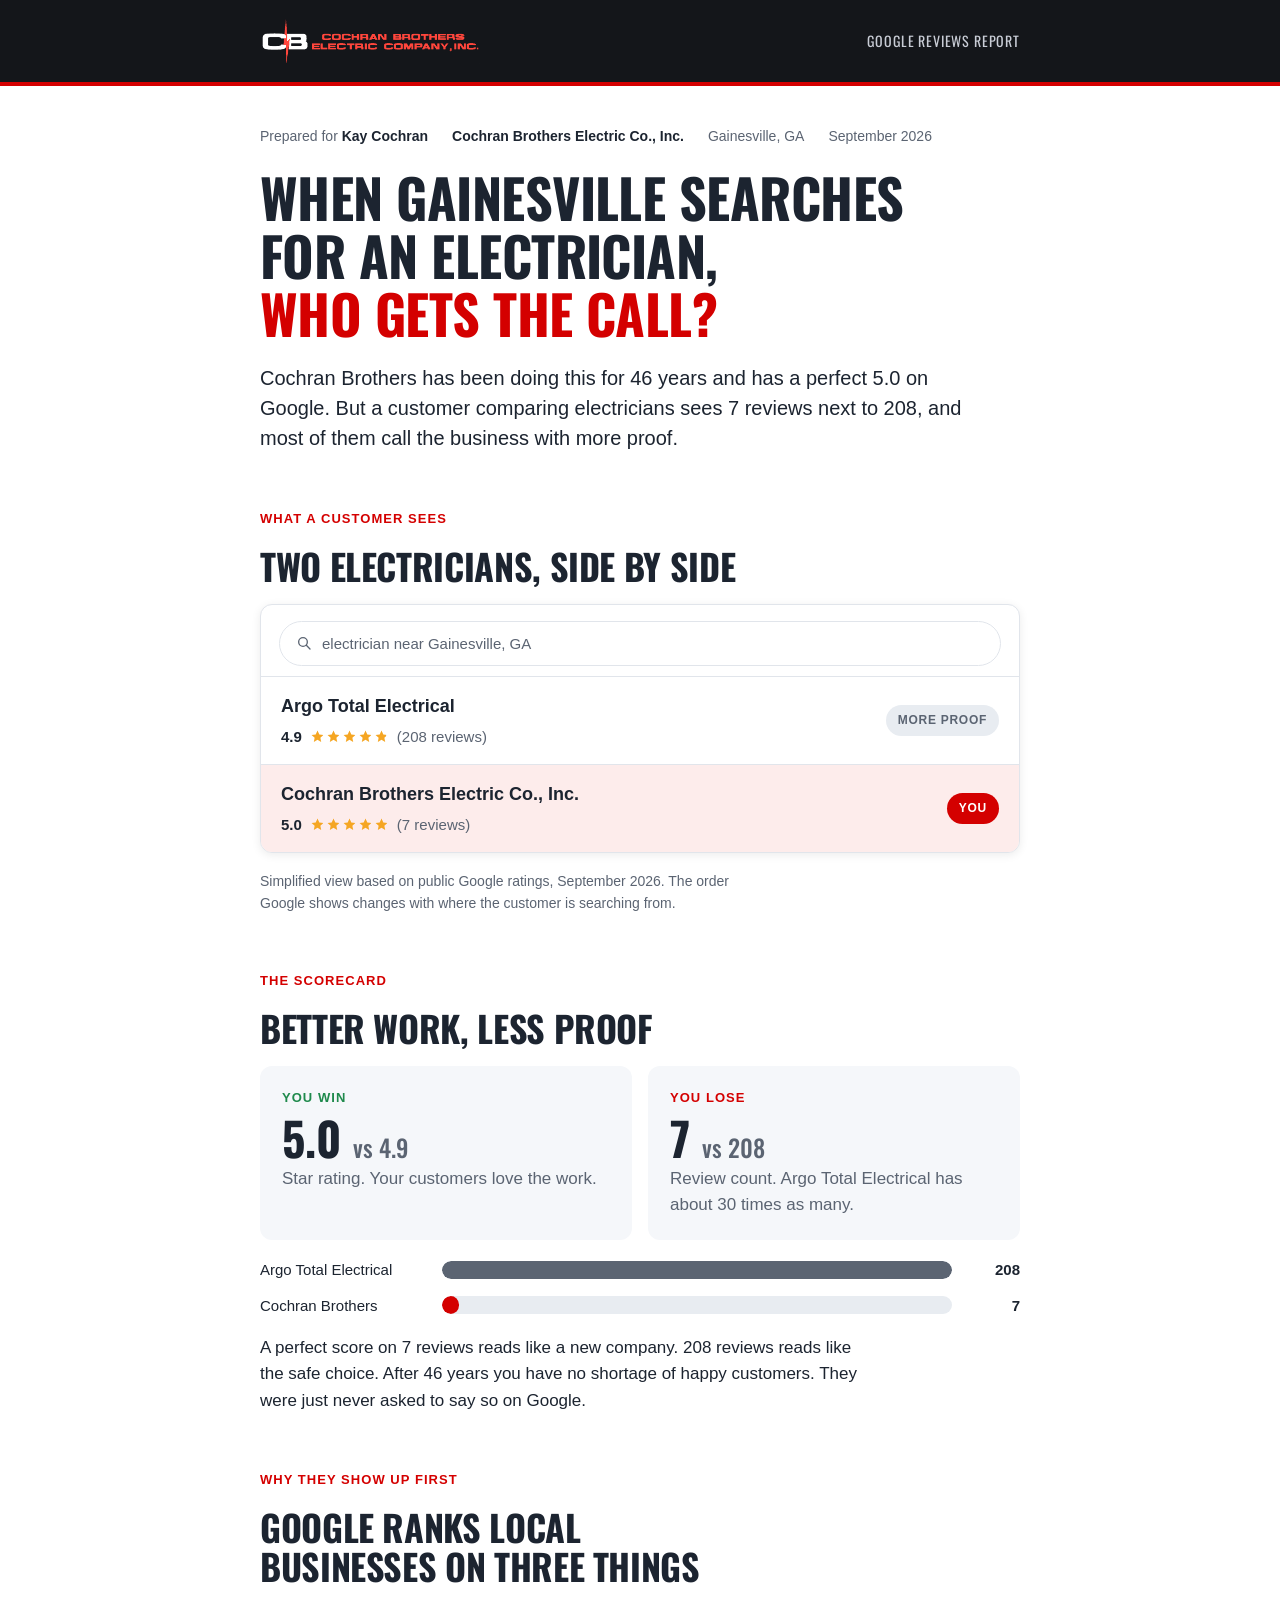
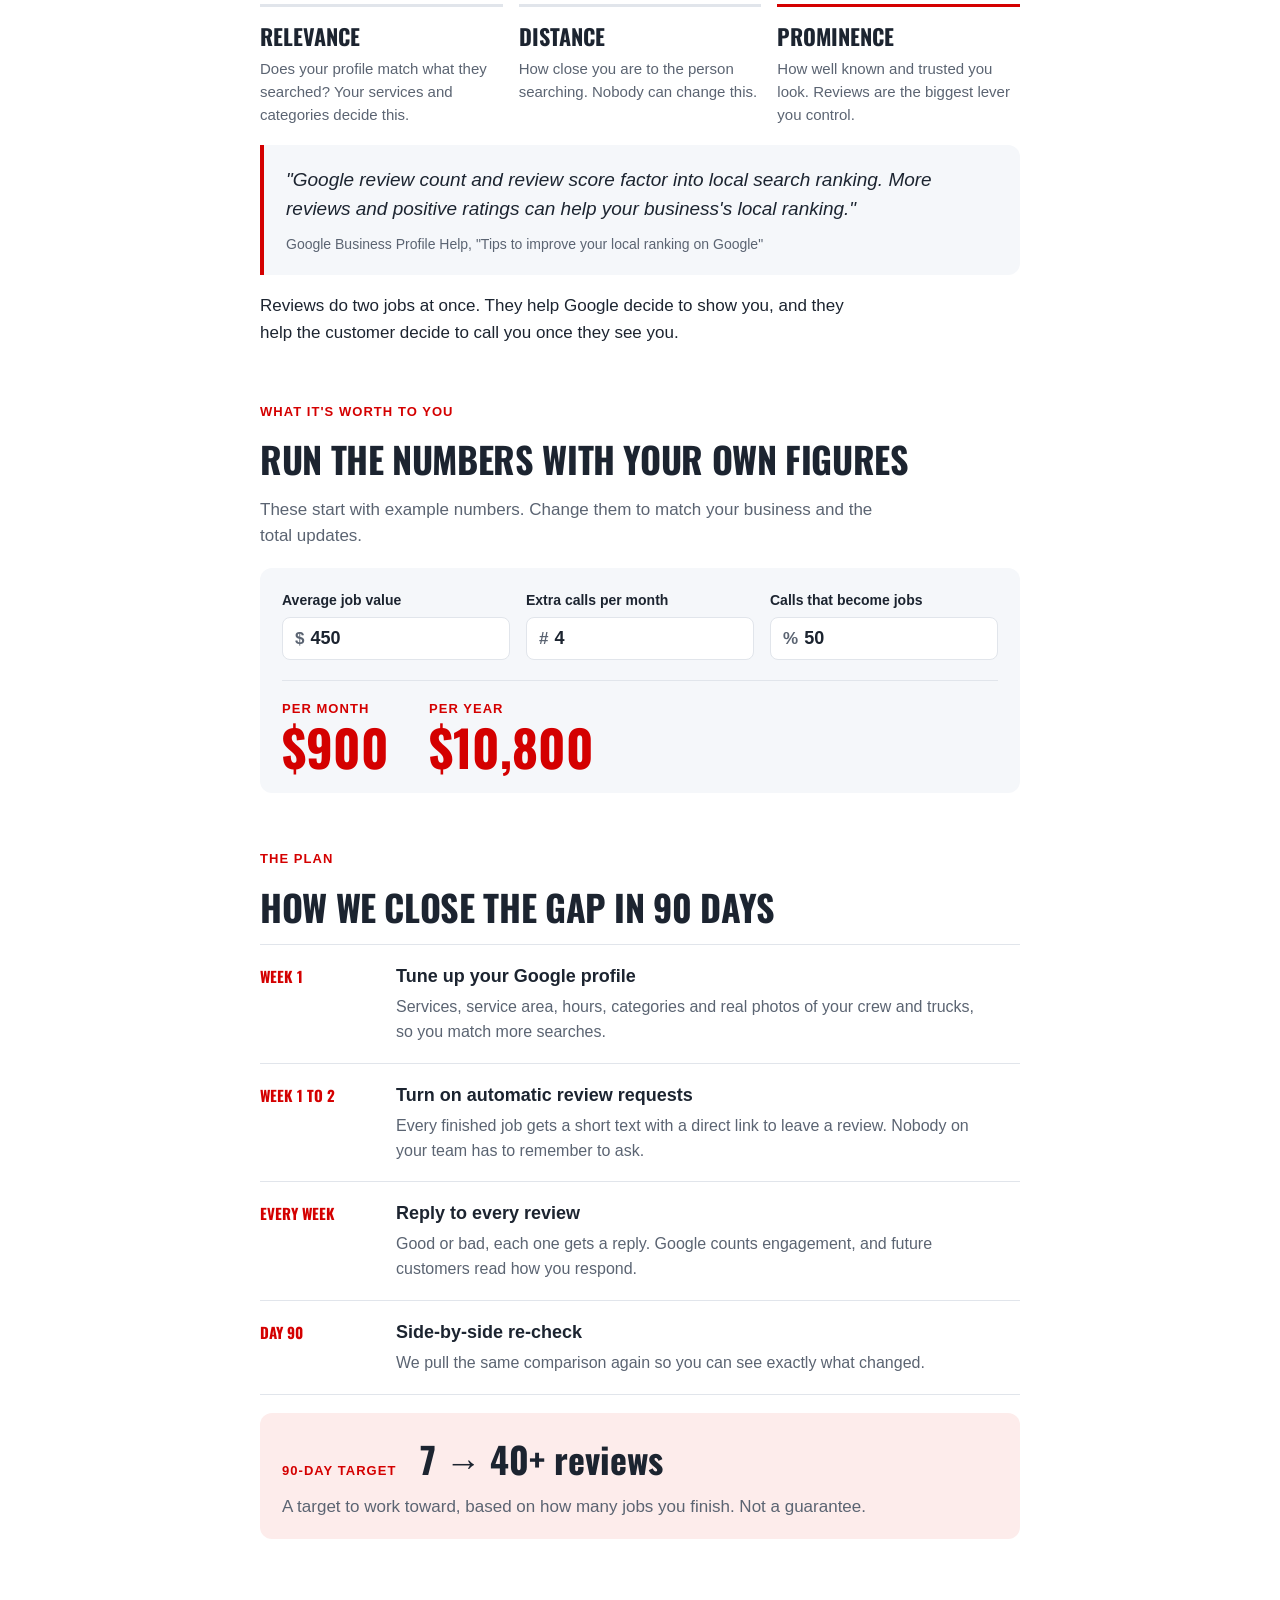
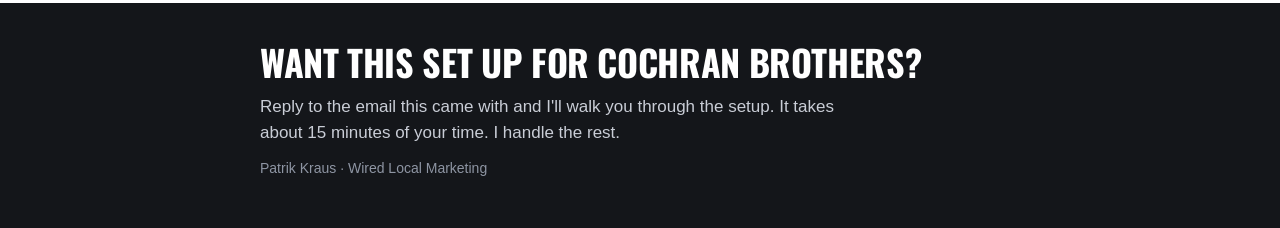
<file: google-report.html>
<!doctype html>
<html lang="en">
<head>
<meta charset="utf-8">
<meta name="viewport" content="width=device-width, initial-scale=1, viewport-fit=cover">
<meta name="robots" content="noindex">
<title>Who Gets the Call in Gainesville</title>
<link rel="preconnect" href="https://fonts.googleapis.com">
<link rel="preconnect" href="https://fonts.gstatic.com" crossorigin>
<link rel="stylesheet" href="https://fonts.googleapis.com/css2?family=Oswald:wght@500;700&display=swap">
<style>
  /* Tokens copied from styles.css so the report matches the Cochran Brothers site */
  :root {
    --color-primary: #d40000;
    --color-primary-dark: #a80000;
    --color-primary-soft: #fdeceb;
    --color-ink: #14161a;
    --color-accent: #ff5a4d;
    --color-text: #1c2430;
    --color-text-muted: #5b6472;
    --color-bg: #ffffff;
    --color-bg-alt: #f5f7fa;
    --color-border: #e1e5eb;
    --star: #f5a623;
    --good: #1f8a4c;
    --bar-bg: #e8ecf1;
    --font-body: -apple-system, BlinkMacSystemFont, "Segoe UI", Roboto, Helvetica, Arial, sans-serif;
    --font-heading: "Oswald", "Arial Narrow", var(--font-body);
    --radius: 12px;
    --radius-pill: 999px;
    --shadow: 0 2px 10px rgba(0,0,0,.08);
  }
  * { box-sizing: border-box; }
  body { margin: 0; background: var(--color-bg); color: var(--color-text); font-family: var(--font-body); font-size: 17px; line-height: 1.55; }
  .wrap { max-width: 800px; margin: 0 auto; padding-inline: 20px; }

  /* Top band, like the site's dark header */
  .topbar { background: var(--color-ink); border-bottom: 4px solid var(--color-primary); }
  .topbar .wrap { display: flex; align-items: center; justify-content: space-between; gap: 16px; flex-wrap: wrap; padding-block: 18px; }
  .topbar img { height: 46px; width: auto; display: block; }
  .topbar .doc { font-family: var(--font-heading); text-transform: uppercase; letter-spacing: .06em; font-size: 14px; color: #c9cdd6; }

  .sheet { display: grid; gap: 56px; padding-block: 40px 64px; }
  h1, h2 { font-family: var(--font-heading); font-weight: 700; text-transform: uppercase; letter-spacing: -0.01em; line-height: 1.08; text-wrap: balance; margin: 0; }
  h1 { font-size: clamp(34px, 6vw, 54px); }
  h1 em { font-style: normal; color: var(--color-primary); }
  h2 { font-size: clamp(26px, 4vw, 36px); }
  h3 { margin: 0; }
  p { margin: 0; max-width: 65ch; }
  .label { text-transform: uppercase; letter-spacing: .08em; font-size: 13px; font-weight: 700; color: var(--color-primary); }
  .muted { color: var(--color-text-muted); }
  section { display: grid; gap: 18px; }

  .ticket { display: grid; gap: 20px; }
  .ticket-meta { display: flex; flex-wrap: wrap; gap: 6px 24px; font-size: 14px; color: var(--color-text-muted); }
  .ticket-meta b { color: var(--color-text); }
  .lead { font-size: 20px; line-height: 1.5; }

  .results { background: var(--color-bg); border: 1px solid var(--color-border); border-radius: var(--radius); box-shadow: var(--shadow); overflow: hidden; padding-top: 6px; }
  .query { display: flex; align-items: center; gap: 10px; margin: 10px 18px 10px; padding: 10px 16px; border: 1px solid var(--color-border); border-radius: var(--radius-pill); font-size: 15px; color: var(--color-text-muted); }
  .query svg { flex: none; }
  .row { display: grid; grid-template-columns: 1fr auto; gap: 4px 16px; align-items: center; padding: 16px 20px; border-top: 1px solid var(--color-border); }
  .row .name { font-weight: 700; font-size: 18px; }
  .row .meta { display: flex; align-items: center; gap: 8px; font-size: 15px; color: var(--color-text-muted); flex-wrap: wrap; }
  .row .meta .num { color: var(--color-text); font-weight: 700; font-variant-numeric: tabular-nums; }
  .row .tag { grid-row: span 2; font-size: 12px; font-weight: 700; letter-spacing: .06em; text-transform: uppercase; padding: 6px 12px; border-radius: var(--radius-pill); white-space: nowrap; }
  .row.them .tag { background: var(--bar-bg); color: var(--color-text-muted); }
  .row.you { background: var(--color-primary-soft); }
  .row.you .tag { background: var(--color-primary); color: #fff; }
  .stars { display: inline-flex; gap: 1px; }
  .stars svg { width: 15px; height: 15px; }
  .caption { font-size: 14px; color: var(--color-text-muted); }

  .score { display: grid; grid-template-columns: repeat(2, minmax(0, 1fr)); gap: 16px; }
  .score > div { background: var(--color-bg-alt); border-radius: var(--radius); padding: 22px; display: grid; gap: 6px; align-content: start; }
  .score .verdict { font-size: 13px; font-weight: 700; letter-spacing: .08em; text-transform: uppercase; }
  .score .verdict.win { color: var(--good); }
  .score .verdict.lose { color: var(--color-primary); }
  .score .big { font-family: var(--font-heading); font-size: 46px; font-weight: 700; line-height: 1; font-variant-numeric: tabular-nums; }
  .score .big small { font-size: 24px; color: var(--color-text-muted); font-weight: 500; }

  .bars { display: grid; gap: 12px; }
  .bar { display: grid; grid-template-columns: 170px 1fr 56px; gap: 12px; align-items: center; font-size: 15px; }
  .bar .track { height: 18px; background: var(--bar-bg); border-radius: var(--radius-pill); overflow: hidden; }
  .bar .fill { height: 100%; background: var(--color-text-muted); border-radius: var(--radius-pill); }
  .bar.you .fill { background: var(--color-primary); min-width: 6px; }
  .bar .n { font-weight: 700; text-align: right; font-variant-numeric: tabular-nums; }

  blockquote { margin: 0; padding: 20px 22px; background: var(--color-bg-alt); border-left: 4px solid var(--color-primary); border-radius: 0 var(--radius) var(--radius) 0; display: grid; gap: 10px; }
  blockquote p { font-size: 19px; font-style: italic; }
  blockquote cite { font-style: normal; font-size: 14px; color: var(--color-text-muted); }
  .factors { display: grid; grid-template-columns: repeat(3, minmax(0, 1fr)); gap: 16px; }
  .factors div { display: grid; gap: 4px; align-content: start; border-top: 3px solid var(--color-border); padding-top: 12px; }
  .factors div.key { border-top-color: var(--color-primary); }
  .factors h3 { font-family: var(--font-heading); text-transform: uppercase; font-size: 22px; font-weight: 700; }
  .factors p { font-size: 15px; color: var(--color-text-muted); }

  .calc { background: var(--color-bg-alt); border-radius: var(--radius); padding: 22px; display: grid; gap: 20px; }
  .inputs { display: grid; grid-template-columns: repeat(3, minmax(0, 1fr)); gap: 16px; }
  .field { display: grid; gap: 6px; }
  .field label { font-size: 14px; font-weight: 700; }
  .field .wrap { display: flex; align-items: center; padding-inline: 0; border: 1px solid var(--color-border); border-radius: 8px; background: var(--color-bg); max-width: none; margin: 0; }
  .field .wrap span { padding-inline: 12px 6px; color: var(--color-text-muted); font-weight: 700; }
  .field input { width: 100%; min-width: 0; border: 0; background: transparent; color: var(--color-text); font: 700 18px var(--font-body); padding: 10px 10px 10px 0; font-variant-numeric: tabular-nums; }
  .field .wrap:focus-within { outline: 2px solid var(--color-primary); outline-offset: 1px; }
  .field input:focus { outline: none; }
  .result { display: flex; flex-wrap: wrap; gap: 12px 40px; align-items: baseline; border-top: 1px solid var(--color-border); padding-top: 18px; }
  .result div { display: grid; gap: 2px; }
  .result .big { font-family: var(--font-heading); font-size: 50px; font-weight: 700; line-height: 1; color: var(--color-primary); font-variant-numeric: tabular-nums; }

  ol.plan { list-style: none; margin: 0; padding: 0; display: grid; }
  ol.plan li { display: grid; grid-template-columns: 120px 1fr; gap: 16px; padding: 18px 0; border-top: 1px solid var(--color-border); }
  ol.plan li:last-child { border-bottom: 1px solid var(--color-border); }
  ol.plan .when { font-family: var(--font-heading); text-transform: uppercase; font-size: 15px; font-weight: 700; color: var(--color-primary); padding-top: 2px; }
  ol.plan h3 { margin: 0 0 4px; font-size: 18px; }
  ol.plan p { font-size: 16px; color: var(--color-text-muted); }
  .goal { display: flex; flex-wrap: wrap; gap: 8px 24px; align-items: baseline; background: var(--color-primary-soft); border-radius: var(--radius); padding: 18px 22px; }
  .goal .big { font-family: var(--font-heading); font-size: 36px; font-weight: 700; font-variant-numeric: tabular-nums; }

  /* Closing band, like the site's dark footer */
  .cta { background: var(--color-ink); color: #c9cdd6; }
  .cta .wrap { display: grid; gap: 12px; padding-block: 40px 48px; }
  .cta h2 { color: #fff; }
  .sign { font-size: 14px; color: #8e95a3; }

  @media (max-width: 620px) {
    body { font-size: 16px; }
    .sheet { gap: 44px; padding-block: 28px 48px; }
    .score, .inputs, .factors { grid-template-columns: 1fr; }
    .bar { grid-template-columns: 1fr 48px; }
    .bar .who { grid-column: 1 / -1; }
    ol.plan li { grid-template-columns: 1fr; gap: 4px; }
    .topbar img { height: 38px; }
  }
  @media (prefers-reduced-motion: no-preference) { .bar .fill { transition: width 600ms ease-out; } }
</style>

</head>
<body>
<div class="topbar"><div class="wrap"><img src="assets/logo-light.png" alt="Cochran Brothers Electric Company, Inc." width="412" height="86"><span class="doc">Google Reviews Report</span></div></div>
<main class="sheet wrap">

  <header class="ticket">
    <div class="ticket-meta">
      <span>Prepared for <b id="t-contact"></b></span>
      <span><b id="t-business"></b></span>
      <span id="t-city"></span>
      <span id="t-date"></span>
    </div>
    <h1 id="t-headline"></h1>
    <p class="lead" id="t-lead"></p>
  </header>

  <section>
    <span class="label">What a customer sees</span>
    <h2>Two electricians, side by side</h2>
    <div class="results" aria-label="Simplified Google local results">
      <div class="query">
        <svg width="16" height="16" viewBox="0 0 24 24" fill="none" aria-hidden="true"><circle cx="10.5" cy="10.5" r="6.5" stroke="currentColor" stroke-width="2" fill="none"/><path d="M15.5 15.5L21 21" stroke="currentColor" stroke-width="2" stroke-linecap="round"/></svg>
        <span id="t-query"></span>
      </div>
      <div class="row them">
        <div class="name" id="r-comp-name"></div>
        <span class="tag">More proof</span>
        <div class="meta"><span class="num" id="r-comp-rating"></span><span class="stars" id="r-comp-stars"></span><span id="r-comp-count"></span></div>
      </div>
      <div class="row you">
        <div class="name" id="r-you-name"></div>
        <span class="tag">You</span>
        <div class="meta"><span class="num" id="r-you-rating"></span><span class="stars" id="r-you-stars"></span><span id="r-you-count"></span></div>
      </div>
    </div>
    <p class="caption" id="t-caption"></p>
  </section>

  <section>
    <span class="label">The scorecard</span>
    <h2 id="t-score-head"></h2>
    <div class="score">
      <div>
        <span class="verdict win">You win</span>
        <span class="big" id="s-rating"></span>
        <p class="muted">Star rating. Your customers love the work.</p>
      </div>
      <div>
        <span class="verdict lose">You lose</span>
        <span class="big" id="s-count"></span>
        <p class="muted" id="s-count-note"></p>
      </div>
    </div>
    <div class="bars" aria-label="Google review count comparison, drawn to scale">
      <div class="bar"><span class="who" id="b-comp-name"></span><div class="track"><div class="fill" id="b-comp"></div></div><span class="n" id="b-comp-n"></span></div>
      <div class="bar you"><span class="who" id="b-you-name"></span><div class="track"><div class="fill" id="b-you"></div></div><span class="n" id="b-you-n"></span></div>
    </div>
    <p id="t-score-body"></p>
  </section>

  <section>
    <span class="label">Why they show up first</span>
    <h2>Google ranks local businesses on three things</h2>
    <div class="factors">
      <div><h3>Relevance</h3><p>Does your profile match what they searched? Your services and categories decide this.</p></div>
      <div><h3>Distance</h3><p>How close you are to the person searching. Nobody can change this.</p></div>
      <div class="key"><h3>Prominence</h3><p>How well known and trusted you look. Reviews are the biggest lever you control.</p></div>
    </div>
    <blockquote>
      <p>"Google review count and review score factor into local search ranking. More reviews and positive ratings can help your business's local ranking."</p>
      <cite>Google Business Profile Help, "Tips to improve your local ranking on Google"</cite>
    </blockquote>
    <p>Reviews do two jobs at once. They help Google decide to show you, and they help the customer decide to call you once they see you.</p>
  </section>

  <section>
    <span class="label">What it's worth to you</span>
    <h2>Run the numbers with your own figures</h2>
    <p class="muted">These start with example numbers. Change them to match your business and the total updates.</p>
    <div class="calc">
      <div class="inputs">
        <div class="field">
          <label for="c-job">Average job value</label>
          <div class="wrap"><span>$</span><input id="c-job" type="number" min="0" step="50" inputmode="numeric"></div>
        </div>
        <div class="field">
          <label for="c-calls">Extra calls per month</label>
          <div class="wrap"><span>#</span><input id="c-calls" type="number" min="0" step="1" inputmode="numeric"></div>
        </div>
        <div class="field">
          <label for="c-close">Calls that become jobs</label>
          <div class="wrap"><span>%</span><input id="c-close" type="number" min="0" max="100" step="5" inputmode="numeric"></div>
        </div>
      </div>
      <div class="result" aria-live="polite">
        <div><span class="label">Per month</span><span class="big" id="c-month"></span></div>
        <div><span class="label">Per year</span><span class="big" id="c-year"></span></div>
      </div>
    </div>
  </section>

  <section>
    <span class="label">The plan</span>
    <h2>How we close the gap in 90 days</h2>
    <ol class="plan">
      <li><span class="when">Week 1</span><div><h3>Tune up your Google profile</h3><p>Services, service area, hours, categories and real photos of your crew and trucks, so you match more searches.</p></div></li>
      <li><span class="when">Week 1 to 2</span><div><h3>Turn on automatic review requests</h3><p>Every finished job gets a short text with a direct link to leave a review. Nobody on your team has to remember to ask.</p></div></li>
      <li><span class="when">Every week</span><div><h3>Reply to every review</h3><p>Good or bad, each one gets a reply. Google counts engagement, and future customers read how you respond.</p></div></li>
      <li><span class="when">Day 90</span><div><h3>Side-by-side re-check</h3><p>We pull the same comparison again so you can see exactly what changed.</p></div></li>
    </ol>
    <div class="goal">
      <span class="label">90-day target</span>
      <span class="big" id="g-target"></span>
      <span class="muted">A target to work toward, based on how many jobs you finish. Not a guarantee.</span>
    </div>
  </section>

</main>
<footer class="cta">
  <div class="wrap">
    <h2 id="t-cta"></h2>
    <p>Reply to the email this came with and I'll walk you through the setup. It takes about 15 minutes of your time. I handle the rest.</p>
    <p class="sign">Patrik Kraus · Wired Local Marketing</p>
  </div>
</footer>

<script>
  // Swap these values to reuse the report for another prospect.
  const DATA = {
    contact: "Kay Cochran",
    business: "Cochran Brothers Electric Co., Inc.",
    shortName: "Cochran Brothers",
    city: "Gainesville, GA",
    since: 1980,
    date: "September 2026",
    query: "electrician near Gainesville, GA",
    you: { rating: 5.0, reviews: 7 },
    competitor: { name: "Argo Total Electrical", rating: 4.9, reviews: 208 },
    targetReviews: 40,
    calc: { job: 450, calls: 4, close: 50 }
  };

  const $ = id => document.getElementById(id);
  const years = parseInt(DATA.date.slice(-4), 10) - DATA.since;
  const ratio = Math.round(DATA.competitor.reviews / Math.max(DATA.you.reviews, 1));

  function starSvg(fill) {
    const id = "g" + Math.random().toString(36).slice(2, 8);
    return `<svg viewBox="0 0 24 24" aria-hidden="true"><defs><linearGradient id="${id}"><stop offset="${fill * 100}%" stop-color="var(--star)"/><stop offset="${fill * 100}%" stop-color="var(--bar-bg)"/></linearGradient></defs><path fill="url(#${id})" d="M12 2.5l2.9 6.1 6.6.8-4.9 4.6 1.3 6.6L12 17.3l-5.9 3.3 1.3-6.6-4.9-4.6 6.6-.8z"/></svg>`;
  }
  function stars(rating) {
    let out = "";
    for (let i = 0; i < 5; i++) out += starSvg(Math.max(0, Math.min(1, rating - i)));
    return out;
  }

  $("t-contact").textContent = DATA.contact;
  $("t-business").textContent = DATA.business;
  $("t-city").textContent = DATA.city;
  $("t-date").textContent = DATA.date;
  $("t-headline").innerHTML = `When ${DATA.city.split(",")[0]} searches for an electrician, <em>who gets the call?</em>`;
  $("t-lead").textContent = `${DATA.shortName} has been doing this for ${years} years and has a perfect ${DATA.you.rating.toFixed(1)} on Google. But a customer comparing electricians sees ${DATA.you.reviews} reviews next to ${DATA.competitor.reviews}, and most of them call the business with more proof.`;

  $("t-query").textContent = DATA.query;
  $("r-comp-name").textContent = DATA.competitor.name;
  $("r-comp-rating").textContent = DATA.competitor.rating.toFixed(1);
  $("r-comp-stars").innerHTML = stars(DATA.competitor.rating);
  $("r-comp-count").textContent = `(${DATA.competitor.reviews} reviews)`;
  $("r-you-name").textContent = DATA.business;
  $("r-you-rating").textContent = DATA.you.rating.toFixed(1);
  $("r-you-stars").innerHTML = stars(DATA.you.rating);
  $("r-you-count").textContent = `(${DATA.you.reviews} reviews)`;
  $("t-caption").textContent = `Simplified view based on public Google ratings, ${DATA.date}. The order Google shows changes with where the customer is searching from.`;

  $("t-score-head").textContent = "Better work, less proof";
  $("s-rating").innerHTML = `${DATA.you.rating.toFixed(1)} <small>vs ${DATA.competitor.rating.toFixed(1)}</small>`;
  $("s-count").innerHTML = `${DATA.you.reviews} <small>vs ${DATA.competitor.reviews}</small>`;
  $("s-count-note").textContent = `Review count. ${DATA.competitor.name} has about ${ratio} times as many.`;
  $("b-comp-name").textContent = DATA.competitor.name;
  $("b-you-name").textContent = DATA.shortName;
  $("b-comp-n").textContent = DATA.competitor.reviews;
  $("b-you-n").textContent = DATA.you.reviews;
  const max = Math.max(DATA.competitor.reviews, DATA.you.reviews);
  $("b-comp").style.width = (DATA.competitor.reviews / max * 100) + "%";
  $("b-you").style.width = (DATA.you.reviews / max * 100) + "%";
  $("t-score-body").textContent = `A perfect score on ${DATA.you.reviews} reviews reads like a new company. ${DATA.competitor.reviews} reviews reads like the safe choice. After ${years} years you have no shortage of happy customers. They were just never asked to say so on Google.`;

  $("g-target").textContent = `${DATA.you.reviews} → ${DATA.targetReviews}+ reviews`;
  $("t-cta").textContent = `Want this set up for ${DATA.shortName}?`;

  const money = n => "$" + Math.round(n).toLocaleString("en-US");
  const inputs = { job: $("c-job"), calls: $("c-calls"), close: $("c-close") };
  inputs.job.value = DATA.calc.job;
  inputs.calls.value = DATA.calc.calls;
  inputs.close.value = DATA.calc.close;
  function recalc() {
    const job = Math.max(0, parseFloat(inputs.job.value) || 0);
    const calls = Math.max(0, parseFloat(inputs.calls.value) || 0);
    const close = Math.min(100, Math.max(0, parseFloat(inputs.close.value) || 0)) / 100;
    const month = job * calls * close;
    $("c-month").textContent = money(month);
    $("c-year").textContent = money(month * 12);
  }
  Object.values(inputs).forEach(el => el.addEventListener("input", recalc));
  recalc();
</script>
</body>
</html>
</file>
